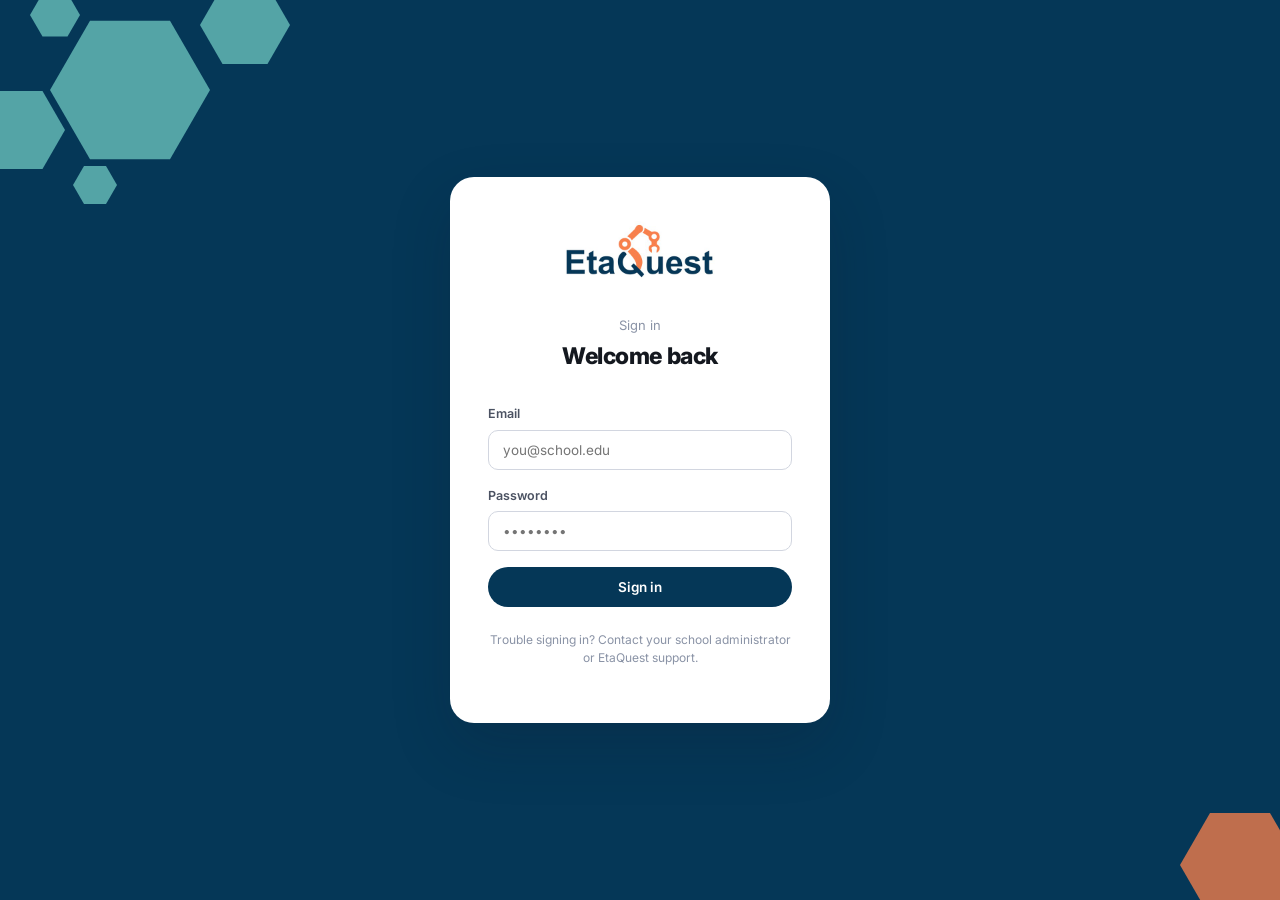
<file: index.html>
<!DOCTYPE html>
<html lang="en">
<head>
<meta charset="UTF-8">
<meta name="viewport" content="width=device-width, initial-scale=1.0">
<title>EtaQuest LMS — Sign in</title>
<link rel="icon" href="assets/etaquest-logo-icon.jpg">
<link rel="stylesheet" href="styles.css">
</head>
<body>

<div class="login-shell">
  <div class="login-card-outer">
    <img src="assets/etaquest-logo-full.jpg" alt="EtaQuest" class="login-logo">
    <div class="eyebrow">Sign in</div>
    <h2>Welcome back</h2>

    <form id="login-form">
      <div class="field">
        <label for="email">Email</label>
        <input type="email" id="email" placeholder="you@school.edu" required autocomplete="username">
      </div>
      <div class="field">
        <label for="password">Password</label>
        <input type="password" id="password" placeholder="••••••••" required autocomplete="current-password">
      </div>

      <p id="error-msg" style="color:var(--color-danger); font-size:13px; display:none; margin-bottom:14px;"></p>

      <button type="submit" class="btn btn-primary btn-block" id="submit-btn">Sign in</button>
    </form>

    <p class="login-note">
      Trouble signing in? Contact your school administrator or EtaQuest support.
    </p>
  </div>
</div>

<script src="app.js"></script>
<script>
  const form = document.getElementById("login-form");
  const errorMsg = document.getElementById("error-msg");
  const submitBtn = document.getElementById("submit-btn");

  (async () => {
    if (eq_getToken()) {
      try {
        await eq_me();
        window.location.href = "dashboard.html";
      } catch {
        eq_clearToken();
      }
    }
  })();

  form.addEventListener("submit", async (e) => {
    e.preventDefault();
    errorMsg.style.display = "none";
    submitBtn.textContent = "Signing in…";
    submitBtn.disabled = true;

    const email = document.getElementById("email").value.trim();
    const password = document.getElementById("password").value;

    try {
      await eq_login(email, password);
      window.location.href = "dashboard.html";
    } catch (err) {
      errorMsg.textContent = err.message || "Something went wrong. Please try again.";
      errorMsg.style.display = "block";
      submitBtn.textContent = "Sign in";
      submitBtn.disabled = false;
    }
  });
</script>

</body>
</html>
</file>
<file: styles.css>
/* =========================================================
   EtaQuest LMS — Design System v3
   Structural departure from the classic sidebar+topbar admin
   template: icon-only rail, plain (uncolored) workspace header,
   pill controls, a hero-and-horizontal-rail dashboard, a
   master-detail admin view, and chip-based lesson navigation.
   ========================================================= */

@import url('https://fonts.googleapis.com/css2?family=Inter:wght@400;500;600;700;800&display=swap');

:root {
  --color-ink: #14181F;
  --color-ink-soft: #4B5262;
  --color-ink-faint: #8A93A6;
  --color-canvas: #FBFBFA;
  --color-surface: #FFFFFF;
  --color-surface-sunken: #F4F5F7;
  --color-line: #E7E9EE;
  --color-line-strong: #D2D6E0;

  --brand-primary: #053757;
  --brand-accent: #F8804C;

  --color-success: #1E8E5A;
  --color-success-bg: #E3F5EC;
  --color-warning: #B7791F;
  --color-warning-bg: #FDF3DC;
  --color-danger: #C0392B;
  --color-danger-bg: #FBE4DE;
  --color-info: #2563AC;
  --color-info-bg: #E5EEF9;
  --color-violet: #6D4AAE;
  --color-violet-bg: #EFE9F8;

  --font-body: 'Inter', -apple-system, BlinkMacSystemFont, sans-serif;

  --radius-sm: 10px;
  --radius-md: 16px;
  --radius-lg: 24px;
  --radius-pill: 999px;

  --shadow-xs: 0 1px 2px rgba(16,24,40,0.05);
  --shadow-md: 0 10px 30px rgba(16,24,40,0.10);
  --shadow-lg: 0 24px 60px rgba(16,24,40,0.20);
}

* { box-sizing: border-box; }

html, body {
  margin: 0; padding: 0;
  background: var(--color-canvas);
  color: var(--color-ink);
  font-family: var(--font-body);
  font-size: 14.5px;
  line-height: 1.55;
  -webkit-font-smoothing: antialiased;
}

h1, h2, h3 { font-family: var(--font-body); font-weight: 800; letter-spacing: -0.02em; margin: 0; color: var(--color-ink); }
a { color: inherit; }
img { max-width: 100%; }
button { font-family: var(--font-body); cursor: pointer; }
.visually-hidden { position: absolute; width: 1px; height: 1px; overflow: hidden; clip: rect(0 0 0 0); }

/* ---------- Buttons: pill-shaped, the clearest single visual signature change ---------- */

.btn {
  display: inline-flex; align-items: center; justify-content: center; gap: 8px;
  padding: 11px 20px; border-radius: var(--radius-pill); border: 1px solid transparent;
  font-weight: 600; font-size: 13.5px; line-height: 1.2;
  transition: transform 0.08s ease, background 0.15s ease, box-shadow 0.15s ease, border-color 0.15s ease;
}
.btn:active { transform: scale(0.97); }
.btn-primary { background: var(--brand-primary); color: #fff; }
.btn-primary:hover { background: color-mix(in srgb, var(--brand-primary) 88%, black); }
.btn-accent { background: var(--brand-accent); color: #2a1200; }
.btn-accent:hover { filter: brightness(0.96); }
.btn-ghost { background: var(--color-surface); border-color: var(--color-line-strong); color: var(--color-ink); }
.btn-ghost:hover { border-color: var(--brand-primary); background: var(--color-surface-sunken); }
.btn-white { background: #fff; color: var(--brand-primary); }
.btn-white:hover { background: color-mix(in srgb, #fff 90%, var(--brand-primary)); }
.btn-danger { background: var(--color-danger-bg); color: var(--color-danger); border-color: transparent; }
.btn-block { width: 100%; }
.btn-sm { padding: 8px 16px; font-size: 12.5px; }
.btn-lg { padding: 14px 26px; font-size: 14.5px; }

.icon-btn {
  display: inline-flex; align-items: center; justify-content: center;
  width: 38px; height: 38px; border-radius: var(--radius-pill);
  border: 1px solid var(--color-line-strong); background: var(--color-surface);
  color: var(--color-ink-soft); position: relative; flex-shrink: 0;
}
.icon-btn:hover { border-color: var(--brand-primary); color: var(--brand-primary); }

/* =========================================================
   LOGIN
   ========================================================= */

.login-shell {
  min-height: 100vh; display: flex; align-items: center; justify-content: center;
  background: var(--brand-primary);
  padding: 24px;
}
.login-card-outer {
  width: 100%; max-width: 380px; background: var(--color-surface);
  border-radius: var(--radius-lg); box-shadow: var(--shadow-lg); padding: 44px 38px;
}
.login-card-outer .login-logo { height: 64px; width: auto; display: block; margin: 0 auto 30px; }
.login-card-outer .eyebrow { color: var(--color-ink-faint); font-size: 13px; text-align: center; margin-bottom: 4px; }
.login-card-outer h2 { font-size: 23px; text-align: center; margin-bottom: 30px; }

.field { margin-bottom: 16px; }
.field label { display: block; font-size: 12.5px; font-weight: 600; margin-bottom: 6px; color: var(--color-ink-soft); }
.field input, .field select, .field textarea {
  width: 100%; padding: 11px 14px; border: 1px solid var(--color-line-strong);
  border-radius: var(--radius-sm); font-family: var(--font-body); font-size: 13.5px;
  background: var(--color-surface); color: var(--color-ink);
}
.field input:focus, .field select:focus, .field textarea:focus {
  outline: none; border-color: var(--brand-primary);
  box-shadow: 0 0 0 3px color-mix(in srgb, var(--brand-primary) 14%, transparent);
}
.login-note { margin-top: 24px; font-size: 12px; color: var(--color-ink-faint); text-align: center; line-height: 1.5; }

/* =========================================================
   APP SHELL — icon rail, not a labeled sidebar
   ========================================================= */

.app-shell { display: grid; grid-template-columns: 76px 1fr; min-height: 100vh; }

.rail {
  background: var(--brand-primary);
  display: flex; flex-direction: column; align-items: center;
  padding: 20px 0; position: sticky; top: 0; height: 100vh;
}
.rail-logo {
  width: 40px; height: 40px; border-radius: 13px; background: #fff;
  display: flex; align-items: center; justify-content: center; overflow: hidden; padding: 5px; margin-bottom: 30px;
}
.rail-logo img { max-width: 100%; max-height: 100%; object-fit: contain; }

.rail-nav { display: flex; flex-direction: column; gap: 8px; flex: 1; }
.rail-item {
  width: 46px; height: 46px; border-radius: 15px;
  display: flex; align-items: center; justify-content: center;
  color: rgba(255,255,255,0.55); text-decoration: none;
}
.rail-item:hover:not(.active) { background: rgba(255,255,255,0.08); color: rgba(255,255,255,0.9); }
.rail-item.active { background: rgba(255,255,255,0.16); color: var(--brand-accent); }

.rail-footer { margin-top: auto; }
.rail-avatar-wrap { position: relative; }
.rail-avatar-trigger { background: none; border: none; padding: 0; cursor: pointer; border-radius: 50%; display: block; }

.eq-avatar {
  border-radius: 50%; display: inline-flex; align-items: center; justify-content: center;
  color: #fff; font-weight: 700; flex-shrink: 0; letter-spacing: 0.02em;
}

.avatar-flyout {
  position: absolute; bottom: 0; left: 56px; background: var(--color-surface);
  border: 1px solid var(--color-line); border-radius: var(--radius-md);
  box-shadow: var(--shadow-lg); min-width: 210px; padding: 8px; z-index: 100;
  opacity: 0; pointer-events: none; transform: translateY(6px) scale(0.98);
  transition: opacity 0.14s ease, transform 0.14s ease;
}
.avatar-flyout.open { opacity: 1; pointer-events: auto; transform: none; }
.avatar-flyout-header { padding: 10px 12px 12px; border-bottom: 1px solid var(--color-line); margin-bottom: 6px; }
.avatar-flyout-header .user-name { font-weight: 700; font-size: 13.5px; }
.avatar-flyout-header .role-line { font-size: 12px; color: var(--color-ink-faint); }
.avatar-flyout-item {
  display: flex; align-items: center; gap: 10px; padding: 10px 12px; border-radius: var(--radius-sm);
  font-size: 13.5px; width: 100%; text-align: left; background: none; border: none;
  color: var(--color-ink); text-decoration: none;
}
.avatar-flyout-item:hover { background: var(--color-surface-sunken); }

.workspace { display: flex; flex-direction: column; min-width: 0; }

.workspace-header {
  display: flex; align-items: flex-end; justify-content: space-between; gap: 16px;
  padding: 40px 44px 22px;
}
.workspace-eyebrow { font-size: 11.5px; font-weight: 700; color: var(--brand-accent); text-transform: uppercase; letter-spacing: 0.07em; margin-bottom: 6px; }
.workspace-header h1 { font-size: 27px; }
.workspace-sub { font-size: 13px; color: var(--color-ink-faint); margin-top: 4px; }
.workspace-actions { display: flex; align-items: center; gap: 10px; flex-shrink: 0; }
.workspace-actions select {
  padding: 10px 14px; border: 1px solid var(--color-line-strong); border-radius: var(--radius-pill);
  font-family: var(--font-body); font-size: 13px; background: var(--color-surface); color: var(--color-ink);
}

.workspace-content { padding: 0 44px 56px; flex: 1; }

.section-heading { display: flex; align-items: baseline; justify-content: space-between; margin-bottom: 16px; }
.section-heading h2 { font-size: 16px; font-weight: 700; }
.section-heading .count { font-size: 12.5px; color: var(--color-ink-faint); }

.back-link { display: inline-flex; align-items: center; gap: 6px; font-size: 13px; color: var(--color-ink-soft); margin-bottom: 18px; text-decoration: none; }
.back-link:hover { color: var(--brand-primary); }

/* ---------- Hero card ---------- */

.hero-card {
  position: relative; border-radius: var(--radius-lg); overflow: hidden;
  min-height: 230px; display: flex; align-items: flex-end;
  padding: 32px 36px; color: #fff; background-size: cover; background-position: center;
  margin-bottom: 28px; background-color: var(--brand-primary);
}
.hero-card::before {
  content: ""; position: absolute; inset: 0;
  background: linear-gradient(100deg, rgba(5,20,35,0.93) 15%, rgba(5,20,35,0.55) 65%, rgba(5,20,35,0.15) 100%);
}
.hero-card-content { position: relative; z-index: 1; max-width: 460px; }
.hero-eyebrow { text-transform: uppercase; font-size: 11px; font-weight: 700; letter-spacing: 0.08em; color: var(--brand-accent); margin-bottom: 8px; }
.hero-title { font-size: 26px; font-weight: 800; margin-bottom: 6px; line-height: 1.2; }
.hero-sub { font-size: 13.5px; color: rgba(255,255,255,0.78); margin-bottom: 22px; line-height: 1.5; }

/* ---------- Stats strip: flat, no boxes ---------- */

.stats-strip { display: flex; border-top: 1px solid var(--color-line); border-bottom: 1px solid var(--color-line); margin-bottom: 30px; }
.stats-strip-item { flex: 1; padding: 18px 26px; border-right: 1px solid var(--color-line); }
.stats-strip-item:last-child { border-right: none; }
.stats-strip-item .ss-value { font-size: 27px; font-weight: 800; letter-spacing: -0.02em; }
.stats-strip-item .ss-label { font-size: 12px; color: var(--color-ink-faint); margin-top: 4px; }

/* ---------- Course rail (horizontal scroll) + course card ---------- */

.course-rail { display: flex; gap: 18px; overflow-x: auto; padding: 4px 4px 14px; scroll-snap-type: x proximity; }
.course-grid { display: grid; grid-template-columns: repeat(auto-fill, minmax(220px, 1fr)); gap: 18px; }

.eq-course-card {
  position: relative; background: var(--color-surface); border: 1px solid var(--color-line);
  border-radius: var(--radius-md); overflow: hidden; display: flex; flex-direction: column;
  text-decoration: none; color: inherit; transition: transform 0.15s ease, box-shadow 0.15s ease;
}
.course-rail .eq-course-card { flex: 0 0 250px; scroll-snap-align: start; }
@media (hover: hover) and (pointer: fine) {
  .eq-course-card:hover { transform: translateY(-2px); box-shadow: var(--shadow-md); }
  .eq-course-card:hover .cc-hover-overlay { opacity: 1; }
}

.eq-course-card-image { width: 100%; height: 140px; object-fit: cover; display: block; background: var(--color-surface-sunken); }
.eq-course-card-image-fallback { display: flex; align-items: center; justify-content: center; font-size: 44px; background: var(--cat-color, var(--brand-primary)); }
.eq-course-card .cc-body { padding: 14px 16px 16px; display: flex; flex-direction: column; gap: 6px; flex: 1; }
.eq-course-card .cc-category { font-size: 10.5px; color: var(--cat-color, var(--brand-primary)); font-weight: 700; text-transform: uppercase; letter-spacing: 0.04em; }
.eq-course-card h3 { font-size: 14.5px; font-weight: 700; }
.eq-course-card .cc-license-chip {
  position: absolute; top: 10px; right: 10px; font-size: 10px; font-weight: 700;
  padding: 4px 9px; border-radius: var(--radius-pill);
}
.eq-course-card-locked { filter: grayscale(0.4); opacity: 0.8; }
.eq-course-card-locked .eq-course-card-image { filter: grayscale(0.55); }

.cc-hover-overlay {
  position: absolute; top: 0; left: 0; right: 0; height: 140px; /* matches .eq-course-card-image height */
  background: linear-gradient(180deg, rgba(5,55,87,0.05) 0%, rgba(5,25,40,0.9) 100%);
  display: flex; align-items: flex-end; padding: 14px;
  opacity: 0; transition: opacity 0.18s ease; pointer-events: none;
}
.cc-hover-overlay p {
  color: #fff; font-size: 12px; margin: 0; line-height: 1.4;
}

/* ---------- Panels: flat, hairline border, no heavy shadow ---------- */

.panel { background: var(--color-surface); border: 1px solid var(--color-line); border-radius: var(--radius-md); margin-bottom: 20px; }
.panel-header { display: flex; align-items: center; justify-content: space-between; gap: 12px; padding: 16px 20px; border-bottom: 1px solid var(--color-line); }
.panel-header h2 { font-size: 14.5px; font-weight: 700; }
.card-body { padding: 18px 20px; }

table { width: 100%; border-collapse: collapse; }
th, td { text-align: left; padding: 12px 20px; font-size: 13px; border-bottom: 1px solid var(--color-line); }
th { color: var(--color-ink-faint); font-weight: 700; font-size: 10.5px; text-transform: uppercase; letter-spacing: 0.05em; background: var(--color-surface-sunken); }
tbody tr:hover { background: var(--color-surface-sunken); }
tr:last-child td { border-bottom: none; }

/* ---------- User row list ---------- */

.user-row-list { display: flex; flex-direction: column; }
.user-row { display: flex; align-items: center; gap: 14px; padding: 14px 20px; border-bottom: 1px solid var(--color-line); }
.user-row:last-child { border-bottom: none; }
.user-row .user-row-name { font-weight: 700; font-size: 13.5px; }
.user-row .user-row-sub { font-size: 12px; color: var(--color-ink-faint); margin-top: 1px; }
.user-row .user-row-meta { margin-left: auto; display: flex; align-items: center; gap: 18px; flex-shrink: 0; }
.user-row .stat-chip { text-align: center; }
.user-row .stat-chip .chip-value { font-weight: 700; font-size: 14px; }
.user-row .stat-chip .chip-label { font-size: 10px; color: var(--color-ink-faint); text-transform: uppercase; letter-spacing: 0.03em; }

.table-user-cell { display: flex; align-items: center; gap: 10px; }
.table-user-cell .name { font-weight: 600; }

.badge { display: inline-flex; align-items: center; gap: 4px; font-size: 10.5px; font-weight: 700; padding: 4px 11px; border-radius: var(--radius-pill); text-transform: uppercase; letter-spacing: 0.02em; }
.badge-admin { background: var(--color-warning-bg); color: var(--color-warning); }
.badge-educator { background: var(--color-info-bg); color: var(--color-info); }
.badge-hod { background: var(--color-success-bg); color: var(--color-success); }

.empty-state { padding: 60px 24px; text-align: center; color: var(--color-ink-faint); }
.empty-state svg { color: var(--color-line-strong); margin-bottom: 12px; }
.empty-state h3 { margin-bottom: 6px; color: var(--color-ink); font-size: 15px; }
.empty-state p { font-size: 13px; margin: 0 auto; max-width: 320px; }

/* ---------- Progress ---------- */

.progress-wrap { margin-top: 4px; }
.progress-track { width: 100%; height: 5px; border-radius: var(--radius-pill); background: var(--color-line); overflow: hidden; margin-bottom: 4px; }
.progress-fill { height: 100%; background: var(--color-success); border-radius: var(--radius-pill); transition: width 0.25s ease; }
.progress-label { font-size: 11px; color: var(--color-ink-faint); }

/* ---------- Toggle switch ---------- */

.toggle-row { display: flex; align-items: center; justify-content: space-between; padding: 14px 20px; border-bottom: 1px solid var(--color-line); }
.toggle-row:last-child { border-bottom: none; }
.toggle-row .toggle-label { font-size: 13.5px; font-weight: 500; }
.toggle-row .toggle-sub { font-size: 12px; color: var(--color-ink-faint); margin-top: 2px; }
.switch { position: relative; display: inline-block; width: 40px; height: 22px; flex-shrink: 0; }
.switch input { opacity: 0; width: 0; height: 0; }
.switch .track { position: absolute; inset: 0; background: var(--color-line-strong); border-radius: var(--radius-pill); transition: background 0.15s ease; cursor: pointer; }
.switch .track::before { content: ""; position: absolute; width: 16px; height: 16px; left: 3px; top: 3px; background: #fff; border-radius: 50%; transition: transform 0.15s ease; }
.switch input:checked + .track { background: var(--color-success); }
.switch input:checked + .track::before { transform: translateX(18px); }
.switch input:disabled + .track { opacity: 0.5; cursor: not-allowed; }

/* ---------- Segmented control (iOS-style) ---------- */

.segmented { display: inline-flex; background: var(--color-surface-sunken); padding: 4px; border-radius: var(--radius-pill); gap: 2px; }
.segmented-item {
  padding: 8px 18px; border-radius: var(--radius-pill); border: none; background: none;
  font-family: var(--font-body); font-size: 13px; font-weight: 600; color: var(--color-ink-faint);
  display: flex; align-items: center; gap: 6px;
}
.segmented-item.active { background: var(--color-surface); color: var(--color-ink); box-shadow: var(--shadow-xs); }

/* ---------- Master-detail layout (admin) ---------- */

.md-layout { display: grid; grid-template-columns: 250px 1fr; border: 1px solid var(--color-line); border-radius: var(--radius-md); overflow: hidden; }
.md-list { background: var(--color-surface-sunken); border-right: 1px solid var(--color-line); }
.md-list-item {
  display: flex; align-items: center; justify-content: space-between; gap: 8px;
  padding: 14px 18px; font-size: 13px; font-weight: 600; border-bottom: 1px solid var(--color-line);
  cursor: pointer; color: var(--color-ink-soft);
}
.md-list-item:last-child { border-bottom: none; }
.md-list-item .md-count { font-size: 11px; font-weight: 700; color: var(--color-ink-faint); background: var(--color-surface); padding: 2px 8px; border-radius: var(--radius-pill); }
.md-list-item.active { background: var(--color-surface); color: var(--color-ink); box-shadow: inset 3px 0 0 var(--brand-accent); }
.md-detail { padding: 26px; background: var(--color-surface); min-width: 0; }

/* =========================================================
   COURSE VIEWER
   ========================================================= */

.course-viewer { display: grid; grid-template-columns: 1fr 280px; gap: 28px; align-items: start; }
.course-viewer > div:first-child { min-width: 0; }

.embed-frame {
  aspect-ratio: 16 / 9; width: 100%; background: var(--color-ink); border-radius: var(--radius-md);
  display: flex; align-items: center; justify-content: center; color: rgba(255,255,255,0.6);
  font-size: 13.5px; text-align: center; padding: 24px; position: relative; user-select: none;
}
.embed-frame .placeholder-note { max-width: 340px; }
.embed-frame code { display: block; margin-top: 10px; font-size: 11px; color: var(--brand-accent); word-break: break-all; }

/* ---------- Lesson chip row (replaces the module list) ---------- */

.lesson-chip-row { display: flex; gap: 12px; overflow-x: auto; padding: 16px 2px 8px; }
.lesson-chip { flex-shrink: 0; display: flex; flex-direction: column; align-items: center; gap: 6px; background: none; border: none; }
.lesson-chip .chip-circle {
  width: 38px; height: 38px; border-radius: 50%; display: flex; align-items: center; justify-content: center;
  font-weight: 700; font-size: 13px; border: 2px solid var(--color-line-strong); color: var(--color-ink-soft);
  background: var(--color-surface); transition: all 0.15s ease;
}
.lesson-chip.active .chip-circle { border-color: var(--brand-primary); background: var(--brand-primary); color: #fff; }
.lesson-chip.status-opened:not(.active) .chip-circle { border-color: var(--color-warning); color: var(--color-warning); }
.lesson-chip.status-completed:not(.active) .chip-circle { border-color: var(--color-success); background: var(--color-success-bg); color: var(--color-success); }
.lesson-chip .chip-label { font-size: 10px; color: var(--color-ink-faint); max-width: 62px; text-align: center; white-space: nowrap; overflow: hidden; text-overflow: ellipsis; }

.side-section { padding: 18px 0; border-bottom: 1px solid var(--color-line); }
.side-section:last-child { border-bottom: none; }
.side-section h3 { font-size: 12px; font-weight: 700; text-transform: uppercase; letter-spacing: 0.04em; color: var(--color-ink-faint); margin-bottom: 8px; }
.side-section p { font-size: 13px; color: var(--color-ink-soft); margin: 0; }

.lesson-status-row { display: flex; align-items: center; justify-content: space-between; margin-top: 14px; }
.status-badge { font-size: 11.5px; font-weight: 700; padding: 5px 13px; border-radius: var(--radius-pill); }
.status-badge.status-not-opened { background: var(--color-line); color: var(--color-ink-soft); }
.status-badge.status-opened { background: var(--color-warning-bg); color: var(--color-warning); }
.status-badge.status-completed { background: var(--color-success-bg); color: var(--color-success); }

/* ---------- Embed watermark ---------- */

.embed-watermark { position: absolute; inset: 0; display: grid; grid-template-columns: repeat(2, 1fr); grid-template-rows: repeat(3, 1fr); pointer-events: none; overflow: hidden; z-index: 5; }
.embed-watermark span { display: flex; align-items: center; justify-content: center; transform: rotate(-25deg); font-size: 11px; color: rgba(255,255,255,0.14); white-space: nowrap; }

/* ---------- Toast ---------- */

.toast {
  position: fixed; bottom: 28px; left: 50%; transform: translateX(-50%) translateY(20px);
  background: var(--color-ink); color: #fff; padding: 13px 22px; border-radius: var(--radius-pill);
  font-size: 13px; max-width: 420px; text-align: center; opacity: 0; pointer-events: none;
  transition: opacity 0.2s ease, transform 0.2s ease; z-index: 1000; box-shadow: var(--shadow-lg);
}
.toast.show { opacity: 1; transform: translateX(-50%) translateY(0); }

/* ---------- Modal ---------- */

.modal-overlay { position: fixed; inset: 0; background: rgba(10,16,26,0.55); display: flex; align-items: center; justify-content: center; z-index: 900; padding: 20px; }
.modal-card { background: var(--color-surface); border-radius: var(--radius-lg); padding: 28px; max-width: 420px; width: 100%; box-shadow: var(--shadow-lg); }
.modal-card h3 { margin-bottom: 12px; font-size: 17px; }
.modal-context { font-size: 13px; color: var(--color-ink-soft); background: var(--color-surface-sunken); padding: 12px 14px; border-radius: var(--radius-sm); margin-bottom: 16px; }

/* ---------- License pill ---------- */

.license-pill { display: inline-flex; align-items: center; gap: 6px; font-size: 11.5px; font-weight: 700; padding: 6px 14px; border-radius: var(--radius-pill); }
.license-pill.license-active { background: var(--color-success-bg); color: var(--color-success); }
.license-pill.license-expired { background: var(--color-danger-bg); color: var(--color-danger); }
.license-pill.license-upcoming { background: var(--color-warning-bg); color: var(--color-warning); }
.license-pill.license-unset { background: rgba(255,255,255,0.9); color: var(--color-ink-soft); }

/* ---------- Responsive ---------- */

@media (max-width: 900px) {
  .app-shell { grid-template-columns: 1fr; }
  .rail { position: static; height: auto; flex-direction: row; padding: 12px 16px; }
  .rail-logo { margin-bottom: 0; margin-right: 12px; }
  .rail-nav { flex-direction: row; flex: 1; overflow-x: auto; }
  .rail-footer { margin-top: 0; }
  .avatar-flyout { left: auto; right: 0; bottom: auto; top: 56px; }
  .course-viewer { grid-template-columns: 1fr; }
  .md-layout { grid-template-columns: 1fr; }
  .stats-strip { flex-wrap: wrap; }
  .stats-strip-item { flex: 1 1 50%; }
  .workspace-header { padding: 24px 20px 16px; flex-direction: column; align-items: flex-start; gap: 12px; }
  .workspace-content { padding: 0 20px 40px; }
}

@media (prefers-reduced-motion: reduce) {
  * { transition: none !important; animation: none !important; }
}

/* =========================================================
   HEXAGON ACCENTS
   Pure CSS/inline SVG. No HTML changes, no extra assets.
   ========================================================= */

:root {
  --color-teal: #54A4A6;
}

/* 1. Faint honeycomb texture behind every page.
      Cards are opaque, so it only shows in the gaps. */
html, body {
  background-color: var(--color-canvas);
  background-image: url("data:image/svg+xml,%3Csvg xmlns='http://www.w3.org/2000/svg' width='90' height='52' viewBox='0 0 90 52'%3E%3Cpath d='M0 26 L15 0 L45 0 L60 26 L45 52 L15 52 Z M60 26 L90 26' fill='none' stroke='rgba(5,55,87,0.045)' stroke-width='1.2'/%3E%3C/svg%3E");
  background-size: 90px 52px;
}

/* 2. Login page: navy + teal hex cluster in the top-left corner,
      like the company profile cover. */
.login-shell { position: relative; overflow: hidden; }
.login-shell::before {
  content: "";
  position: absolute; top: -20px; left: -30px;
  width: 340px; height: 250px;
  pointer-events: none;
  background: url("data:image/svg+xml,%3Csvg xmlns='http://www.w3.org/2000/svg' viewBox='-50 -10 340 250'%3E%3Cpolygon points='30,100 70,30.7 150,30.7 190,100 150,169.3 70,169.3' fill='rgb(84,164,166)'/%3E%3Cpolygon points='180,35 202.5,-4 247.5,-4 270,35 247.5,74 202.5,74' fill='rgb(84,164,166)'/%3E%3Cpolygon points='10,25 22.5,3.4 47.5,3.4 60,25 47.5,46.6 22.5,46.6' fill='rgb(84,164,166)'/%3E%3Cpolygon points='-45,140 -22.5,101 22.5,101 45,140 22.5,179 -22.5,179' fill='rgb(84,164,166)'/%3E%3Cpolygon points='53,195 64,176 86,176 97,195 86,214 64,214' fill='rgb(84,164,166)'/%3E%3C/svg%3E") no-repeat top left / contain;
}
.login-shell::after {                 /* smaller mirrored accent, bottom-right */
  content: "";
  position: absolute; bottom: -60px; right: -60px;
  width: 220px; height: 190px;
  pointer-events: none; opacity: 0.9;
  background: url("data:image/svg+xml,%3Csvg xmlns='http://www.w3.org/2000/svg' viewBox='0 0 220 190'%3E%3Cpolygon points='60,95 90,43 150,43 180,95 150,147 90,147' fill='rgba(248,128,76,0.85)'/%3E%3Cpolygon points='150,150 165,124 195,124 210,150 195,176 165,176' fill='rgb(84,164,166)'/%3E%3C/svg%3E") no-repeat center / contain;
}
.login-card-outer { position: relative; z-index: 1; }

/* 3. Topbar: translucent hexes inside the gradient band */
.topbar { overflow: hidden; }
.topbar::after {
  content: "";
  position: absolute; top: 0; right: 240px; bottom: 0;
  width: 280px; pointer-events: none;
  background: url("data:image/svg+xml,%3Csvg xmlns='http://www.w3.org/2000/svg' viewBox='0 0 280 120' preserveAspectRatio='xMidYMid slice'%3E%3Cpolygon points='140,40 170,-12 230,-12 260,40 230,92 170,92' fill='rgba(255,255,255,0.07)'/%3E%3Cpolygon points='88,95 104,67 136,67 152,95 136,123 104,123' fill='rgba(84,164,166,0.45)'/%3E%3Cpolygon points='220,110 235,84 265,84 280,110 265,136 235,136' fill='rgba(84,164,166,0.3)'/%3E%3C/svg%3E") no-repeat center / cover;
}
.topbar > * { position: relative; z-index: 1; }

/* 4. Sidebar: one subtle hex near the bottom, behind the nav */
.sidebar::before {
  content: "";
  position: absolute; left: -40px; bottom: 90px;
  width: 150px; height: 130px; pointer-events: none;
  background: url("data:image/svg+xml,%3Csvg xmlns='http://www.w3.org/2000/svg' viewBox='0 0 150 130'%3E%3Cpolygon points='0,65 37.5,0 112.5,0 150,65 112.5,130 37.5,130' fill='rgba(84,164,166,0.14)'/%3E%3C/svg%3E") no-repeat center / contain;
}
.sidebar > * { position: relative; z-index: 1; }

@media (max-width: 900px) {
  .topbar::after, .sidebar::before, .login-shell::after { display: none; }
  .login-shell::before { width: 200px; height: 147px; }
}
</file>
